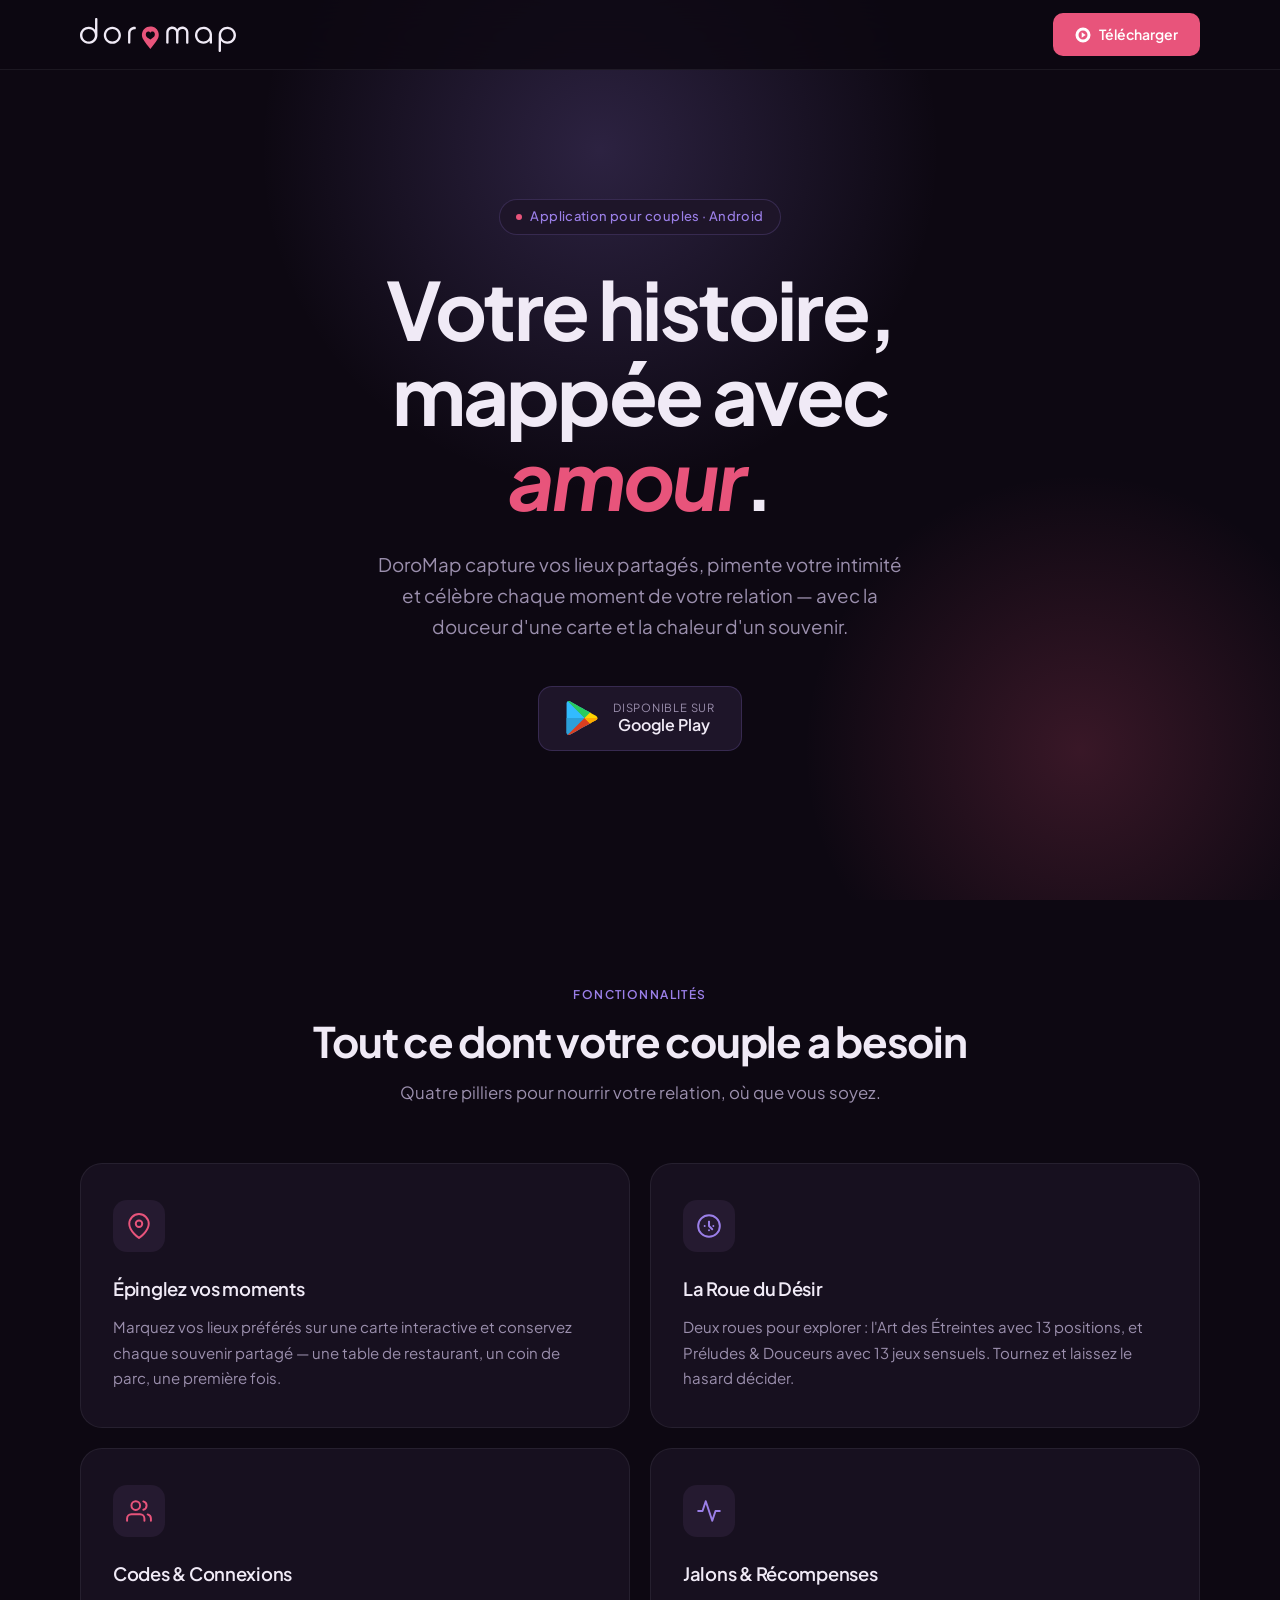
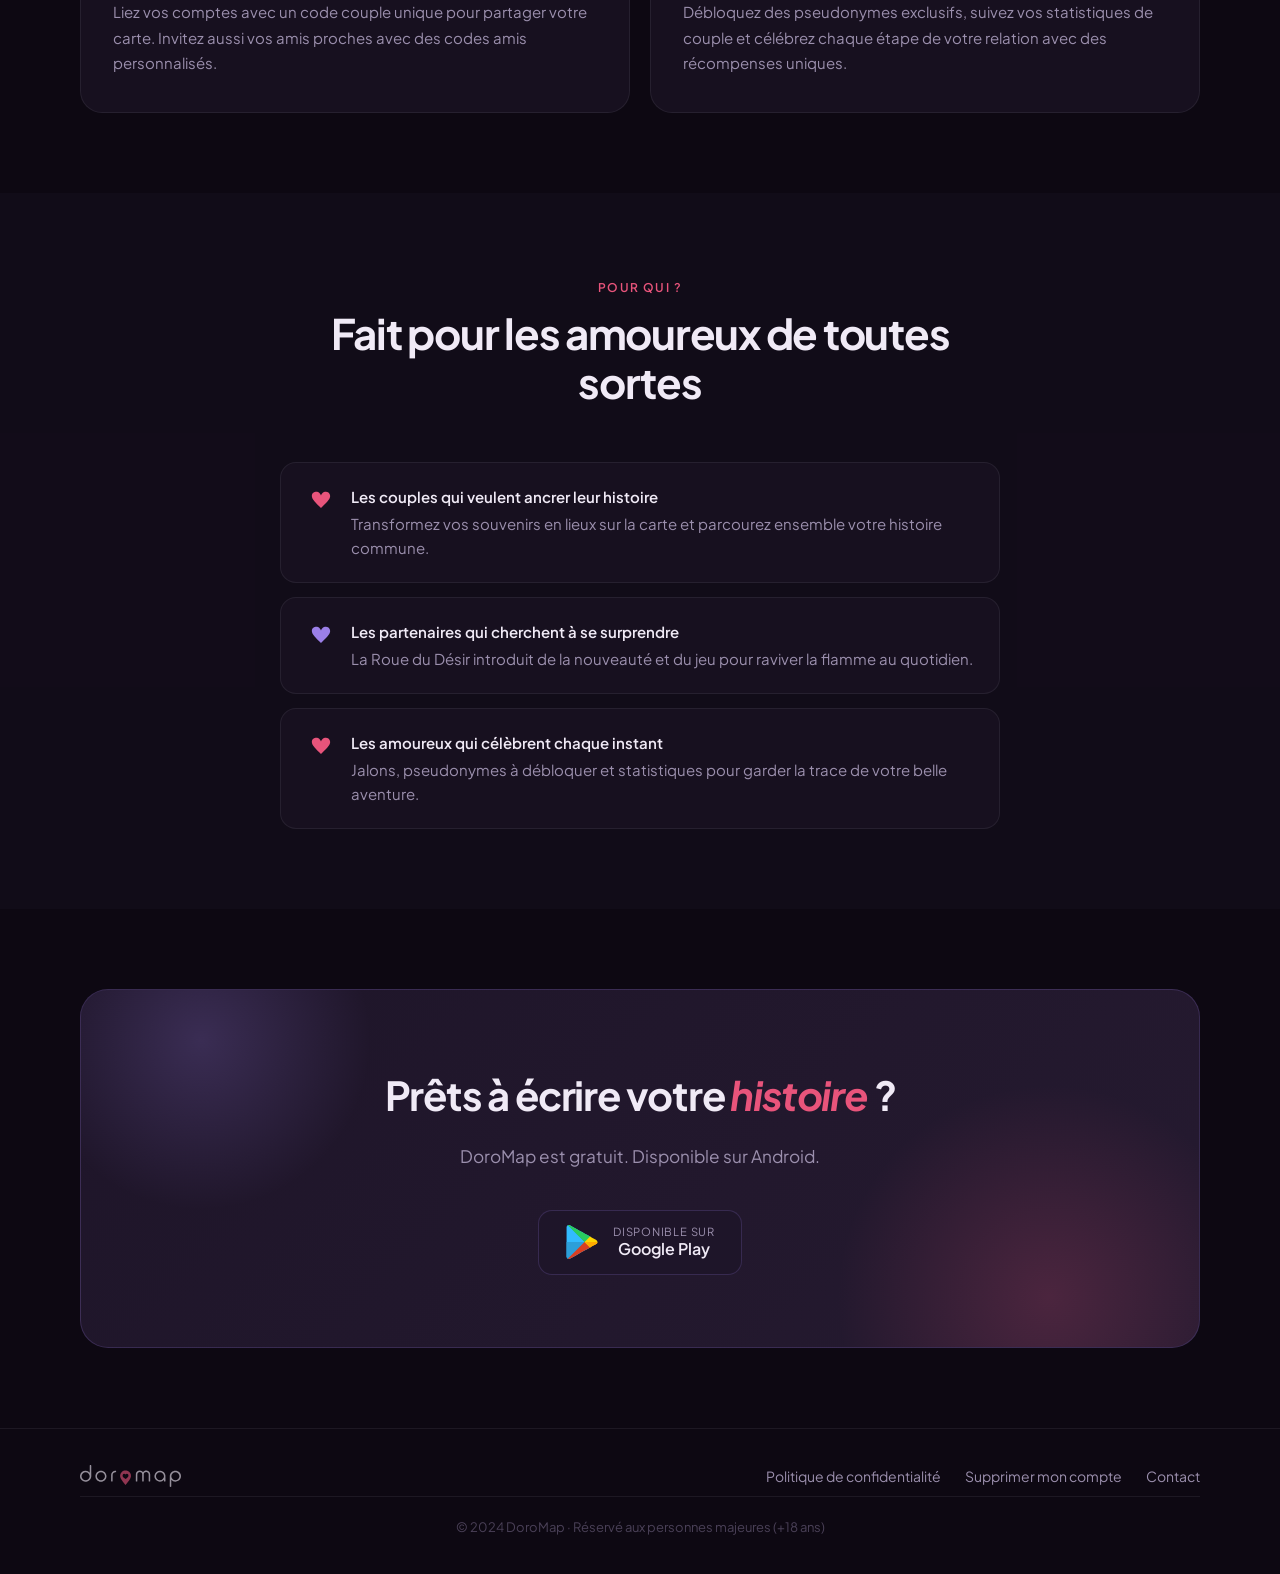
<file: index.html>
<!DOCTYPE html>
<html lang="fr">
<head>
  <meta charset="UTF-8">
  <meta name="viewport" content="width=device-width, initial-scale=1.0">
  <title>DoroMap — La carte de votre amour</title>
  <meta name="description" content="DoroMap est l'application intime pour les couples. Épinglez vos lieux partagés, explorez vos désirs avec la roue du désir et célébrez chaque étape de votre relation.">
  <meta name="theme-color" content="#0D0812">
  <meta property="og:title" content="DoroMap — La carte de votre amour">
  <meta property="og:description" content="Épinglez vos moments, explorez vos désirs, célébrez votre relation.">
  <meta property="og:type" content="website">
  <!-- og:image: replace with a 1200×630 screenshot of the app -->
  <link rel="icon" type="image/svg+xml" href="assets/favicon.svg">
  <link rel="stylesheet" href="style.css">
</head>
<body>

  <!-- ─── NAV ─── -->
  <header>
    <nav class="nav" aria-label="Navigation principale">
      <div class="nav__inner">
        <a href="/" class="nav__logo" aria-label="DoroMap — Accueil">
          <img src="assets/logo.svg" alt="DoroMap" width="180" height="39">
        </a>
        <!-- Replace # with your Google Play Store URL -->
        <a href="#" class="nav__cta">
          <svg width="16" height="16" viewBox="0 0 24 24" fill="none" stroke="currentColor" stroke-width="2.5" stroke-linecap="round" stroke-linejoin="round" aria-hidden="true">
            <path d="M12 2a10 10 0 1 0 10 10A10 10 0 0 0 12 2zm0 18a8 8 0 1 1 8-8 8 8 0 0 1-8 8z"/>
            <polygon points="10 8 16 12 10 16 10 8" fill="currentColor" stroke="none"/>
          </svg>
          Télécharger
        </a>
      </div>
    </nav>
  </header>

  <main>

    <!-- ─── HERO ─── -->
    <section class="hero" aria-label="Présentation">
      <div class="hero__bg" aria-hidden="true"></div>
      <div class="hero__content">
        <div class="hero__eyebrow" aria-hidden="true">
          <span class="hero__eyebrow-dot"></span>
          Application pour couples · Android
        </div>
        <h1 class="hero__title">
          Votre histoire,<br>
          mappée avec <em>amour</em>.
        </h1>
        <p class="hero__sub">
          DoroMap capture vos lieux partagés, pimente votre intimité et célèbre chaque moment de votre relation — avec la douceur d'une carte et la chaleur d'un souvenir.
        </p>
        <div class="hero__actions">
          <!-- Replace # with your Google Play Store URL -->
          <a href="#" class="btn-store" aria-label="Télécharger DoroMap sur Google Play">
            <svg class="btn-store__icon" width="34" height="34" viewBox="0 0 512 512" aria-hidden="true">
              <path fill="#32BBFF" d="M382.369,175.623C322.891,142.356,227.427,88.937,79.355,6.028C69.372-0.565,57.886-1.429,47.962,1.93l254.05,254.05L382.369,175.623z"/>
              <path fill="#32BBFF" d="M47.962,1.93c-1.86,0.63-3.67,1.39-5.401,2.308C31.602,10.166,23.549,21.573,23.549,36v439.96c0,14.427,8.052,25.834,19.012,31.761c1.728,0.917,3.537,1.68,5.395,2.314L302.012,255.98L47.962,1.93z"/>
              <path fill="#32BBFF" d="M302.012,255.98L47.956,510.035c9.927,3.384,21.413,2.586,31.399-4.103c143.598-80.41,237.986-133.196,298.152-166.746c1.675-0.941,3.316-1.861,4.938-2.772L302.012,255.98z"/>
              <path fill="#2C9FD9" d="M23.549,255.98v219.98c0,14.427,8.052,25.834,19.012,31.761c1.728,0.917,3.537,1.68,5.395,2.314L302.012,255.98H23.549z"/>
              <path fill="#29CC5E" d="M79.355,6.028C67.5-1.8,53.52-1.577,42.561,4.239l255.595,255.596l84.212-84.212C322.891,142.356,227.427,88.937,79.355,6.028z"/>
              <path fill="#D93F21" d="M298.158,252.126L42.561,507.721c10.96,5.815,24.939,6.151,36.794-1.789c143.598-80.41,237.986-133.196,298.152-166.746c1.675-0.941,3.316-1.861,4.938-2.772L298.158,252.126z"/>
              <path fill="#FFD500" d="M488.45,255.98c0-12.19-6.151-24.492-18.342-31.314c0,0-22.799-12.721-92.682-51.809l-83.123,83.123l83.204,83.205c69.116-38.807,92.6-51.892,92.6-51.892C482.299,280.472,488.45,268.17,488.45,255.98z"/>
              <path fill="#FFAA00" d="M470.108,287.294c12.191-6.822,18.342-19.124,18.342-31.314H294.303l83.204,83.205C446.624,300.379,470.108,287.294,470.108,287.294z"/>
            </svg>
            <span class="btn-store__text">
              <small>Disponible sur</small>
              <strong>Google Play</strong>
            </span>
          </a>
        </div>
      </div>
    </section>

    <!-- ─── FEATURES ─── -->
    <section class="section" aria-labelledby="features-title">
      <div class="section__inner">
        <div class="section-header">
          <span class="section-label section-label--amethyst">Fonctionnalités</span>
          <h2 class="section-title" id="features-title">Tout ce dont votre couple a besoin</h2>
          <p class="section-sub">Quatre pilliers pour nourrir votre relation, où que vous soyez.</p>
        </div>

        <div class="features-grid">

          <article class="feature-card fade-up fade-up-delay-1">
            <div class="feature-card__icon" aria-hidden="true">
              <svg width="26" height="26" viewBox="0 0 24 24" fill="none" stroke="#E8547B" stroke-width="1.8" stroke-linecap="round" stroke-linejoin="round">
                <path d="M21 10c0 7-9 13-9 13s-9-6-9-13a9 9 0 0 1 18 0z"/>
                <circle cx="12" cy="10" r="3"/>
              </svg>
            </div>
            <h3 class="feature-card__title">Épinglez vos moments</h3>
            <p class="feature-card__body">
              Marquez vos lieux préférés sur une carte interactive et conservez chaque souvenir partagé — une table de restaurant, un coin de parc, une première fois.
            </p>
          </article>

          <article class="feature-card fade-up fade-up-delay-2">
            <div class="feature-card__icon" aria-hidden="true">
              <svg width="26" height="26" viewBox="0 0 24 24" fill="none" stroke="#9B7FE8" stroke-width="1.8" stroke-linecap="round" stroke-linejoin="round">
                <circle cx="12" cy="12" r="10"/>
                <path d="M12 8v4l3 3"/>
                <path d="M8 12h.01M16 12h.01M12 8h.01M12 16h.01"/>
              </svg>
            </div>
            <h3 class="feature-card__title">La Roue du Désir</h3>
            <p class="feature-card__body">
              Deux roues pour explorer : l'Art des Étreintes avec 13 positions, et Préludes & Douceurs avec 13 jeux sensuels. Tournez et laissez le hasard décider.
            </p>
          </article>

          <article class="feature-card fade-up fade-up-delay-3">
            <div class="feature-card__icon" aria-hidden="true">
              <svg width="26" height="26" viewBox="0 0 24 24" fill="none" stroke="#E8547B" stroke-width="1.8" stroke-linecap="round" stroke-linejoin="round">
                <path d="M17 21v-2a4 4 0 0 0-4-4H5a4 4 0 0 0-4 4v2"/>
                <circle cx="9" cy="7" r="4"/>
                <path d="M23 21v-2a4 4 0 0 0-3-3.87"/>
                <path d="M16 3.13a4 4 0 0 1 0 7.75"/>
              </svg>
            </div>
            <h3 class="feature-card__title">Codes &amp; Connexions</h3>
            <p class="feature-card__body">
              Liez vos comptes avec un code couple unique pour partager votre carte. Invitez aussi vos amis proches avec des codes amis personnalisés.
            </p>
          </article>

          <article class="feature-card fade-up fade-up-delay-4">
            <div class="feature-card__icon" aria-hidden="true">
              <svg width="26" height="26" viewBox="0 0 24 24" fill="none" stroke="#9B7FE8" stroke-width="1.8" stroke-linecap="round" stroke-linejoin="round">
                <polyline points="22 12 18 12 15 21 9 3 6 12 2 12"/>
              </svg>
            </div>
            <h3 class="feature-card__title">Jalons &amp; Récompenses</h3>
            <p class="feature-card__body">
              Débloquez des pseudonymes exclusifs, suivez vos statistiques de couple et célébrez chaque étape de votre relation avec des récompenses uniques.
            </p>
          </article>

        </div>
      </div>
    </section>

    <!-- ─── POUR QUI ─── -->
    <section class="section section--alt" aria-labelledby="who-title">
      <div class="section__inner" style="max-width: 720px;">
        <div class="section-header">
          <span class="section-label section-label--rose">Pour qui ?</span>
          <h2 class="section-title" id="who-title">Fait pour les amoureux de toutes sortes</h2>
        </div>

        <ul class="who-list">
          <li class="who-item fade-up">
            <span class="who-item__icon" aria-hidden="true">
              <svg width="20" height="20" viewBox="0 0 24 24" fill="#E8547B" aria-hidden="true">
                <path d="M12 21.593c-5.63-5.539-11-10.297-11-14.402 0-3.791 3.068-5.191 5.281-5.191 1.312 0 4.151.501 5.719 4.457 1.59-3.968 4.464-4.447 5.726-4.447 2.54 0 5.274 1.621 5.274 5.181 0 4.069-5.136 8.625-11 14.402z"/>
              </svg>
            </span>
            <div class="who-item__text">
              <strong>Les couples qui veulent ancrer leur histoire</strong>
              Transformez vos souvenirs en lieux sur la carte et parcourez ensemble votre histoire commune.
            </div>
          </li>
          <li class="who-item fade-up fade-up-delay-1">
            <span class="who-item__icon" aria-hidden="true">
              <svg width="20" height="20" viewBox="0 0 24 24" fill="#9B7FE8" aria-hidden="true">
                <path d="M12 21.593c-5.63-5.539-11-10.297-11-14.402 0-3.791 3.068-5.191 5.281-5.191 1.312 0 4.151.501 5.719 4.457 1.59-3.968 4.464-4.447 5.726-4.447 2.54 0 5.274 1.621 5.274 5.181 0 4.069-5.136 8.625-11 14.402z"/>
              </svg>
            </span>
            <div class="who-item__text">
              <strong>Les partenaires qui cherchent à se surprendre</strong>
              La Roue du Désir introduit de la nouveauté et du jeu pour raviver la flamme au quotidien.
            </div>
          </li>
          <li class="who-item fade-up fade-up-delay-2">
            <span class="who-item__icon" aria-hidden="true">
              <svg width="20" height="20" viewBox="0 0 24 24" fill="#E8547B" aria-hidden="true">
                <path d="M12 21.593c-5.63-5.539-11-10.297-11-14.402 0-3.791 3.068-5.191 5.281-5.191 1.312 0 4.151.501 5.719 4.457 1.59-3.968 4.464-4.447 5.726-4.447 2.54 0 5.274 1.621 5.274 5.181 0 4.069-5.136 8.625-11 14.402z"/>
              </svg>
            </span>
            <div class="who-item__text">
              <strong>Les amoureux qui célèbrent chaque instant</strong>
              Jalons, pseudonymes à débloquer et statistiques pour garder la trace de votre belle aventure.
            </div>
          </li>
        </ul>
      </div>
    </section>

    <!-- ─── CTA BANNER ─── -->
    <section class="section" aria-label="Téléchargement">
      <div class="section__inner">
        <div class="cta-banner fade-up">
          <h2 class="cta-banner__title">Prêts à écrire votre <em>histoire</em> ?</h2>
          <p class="cta-banner__sub">DoroMap est gratuit. Disponible sur Android.</p>
          <div class="hero__actions">
            <!-- Replace # with your Google Play Store URL -->
            <a href="#" class="btn-store" aria-label="Télécharger DoroMap sur Google Play">
              <svg width="34" height="34" viewBox="0 0 512 512" aria-hidden="true">
                <path fill="#32BBFF" d="M382.369,175.623C322.891,142.356,227.427,88.937,79.355,6.028C69.372-0.565,57.886-1.429,47.962,1.93l254.05,254.05L382.369,175.623z"/>
                <path fill="#32BBFF" d="M47.962,1.93c-1.86,0.63-3.67,1.39-5.401,2.308C31.602,10.166,23.549,21.573,23.549,36v439.96c0,14.427,8.052,25.834,19.012,31.761c1.728,0.917,3.537,1.68,5.395,2.314L302.012,255.98L47.962,1.93z"/>
                <path fill="#32BBFF" d="M302.012,255.98L47.956,510.035c9.927,3.384,21.413,2.586,31.399-4.103c143.598-80.41,237.986-133.196,298.152-166.746c1.675-0.941,3.316-1.861,4.938-2.772L302.012,255.98z"/>
                <path fill="#2C9FD9" d="M23.549,255.98v219.98c0,14.427,8.052,25.834,19.012,31.761c1.728,0.917,3.537,1.68,5.395,2.314L302.012,255.98H23.549z"/>
                <path fill="#29CC5E" d="M79.355,6.028C67.5-1.8,53.52-1.577,42.561,4.239l255.595,255.596l84.212-84.212C322.891,142.356,227.427,88.937,79.355,6.028z"/>
                <path fill="#D93F21" d="M298.158,252.126L42.561,507.721c10.96,5.815,24.939,6.151,36.794-1.789c143.598-80.41,237.986-133.196,298.152-166.746c1.675-0.941,3.316-1.861,4.938-2.772L298.158,252.126z"/>
                <path fill="#FFD500" d="M488.45,255.98c0-12.19-6.151-24.492-18.342-31.314c0,0-22.799-12.721-92.682-51.809l-83.123,83.123l83.204,83.205c69.116-38.807,92.6-51.892,92.6-51.892C482.299,280.472,488.45,268.17,488.45,255.98z"/>
                <path fill="#FFAA00" d="M470.108,287.294c12.191-6.822,18.342-19.124,18.342-31.314H294.303l83.204,83.205C446.624,300.379,470.108,287.294,470.108,287.294z"/>
              </svg>
              <span class="btn-store__text">
                <small>Disponible sur</small>
                <strong>Google Play</strong>
              </span>
            </a>
          </div>
        </div>
      </div>
    </section>

  </main>

  <!-- ─── FOOTER ─── -->
  <footer>
    <div class="footer__inner">
      <a href="/" class="footer__logo" aria-label="DoroMap">
        <img src="assets/logo.svg" alt="DoroMap" width="120" height="26">
      </a>
      <nav class="footer__links" aria-label="Liens légaux">
        <a href="privacy.html">Politique de confidentialité</a>
        <a href="delete-account.html">Supprimer mon compte</a>
        <a href="mailto:nsappcontact@gmail.com" class="contact-link">Contact</a>
      </nav>
    </div>
    <div class="footer__inner">
      <p class="footer__copy">© 2024 DoroMap · Réservé aux personnes majeures (+18 ans)</p>
    </div>
  </footer>

  <script>
    // Scroll-reveal animation with IntersectionObserver
    const observer = new IntersectionObserver(
      (entries) => entries.forEach(e => { if (e.isIntersecting) e.target.classList.add('in-view'); }),
      { threshold: 0.12 }
    );
    document.querySelectorAll('.fade-up').forEach(el => observer.observe(el));
  </script>

  <script>
    // Email contact — copie presse-papier sur desktop, mailto sur mobile
    document.querySelectorAll('a[href="mailto:nsappcontact@gmail.com"]').forEach(function(el) {
      el.addEventListener('click', function(e) {
        if (window.matchMedia('(hover: hover) and (pointer: fine)').matches) {
          e.preventDefault();
          navigator.clipboard.writeText('nsappcontact@gmail.com').then(function() {
            var tip = document.createElement('span');
            tip.textContent = ' ✓ Copié';
            tip.style.cssText = 'font-size:0.75em;margin-left:4px;color:#22c55e;transition:opacity .3s;';
            el.parentNode.insertBefore(tip, el.nextSibling);
            setTimeout(function() { tip.remove(); }, 2500);
          });
        }
      });
    });
  </script>
</body>
</html>
</file>
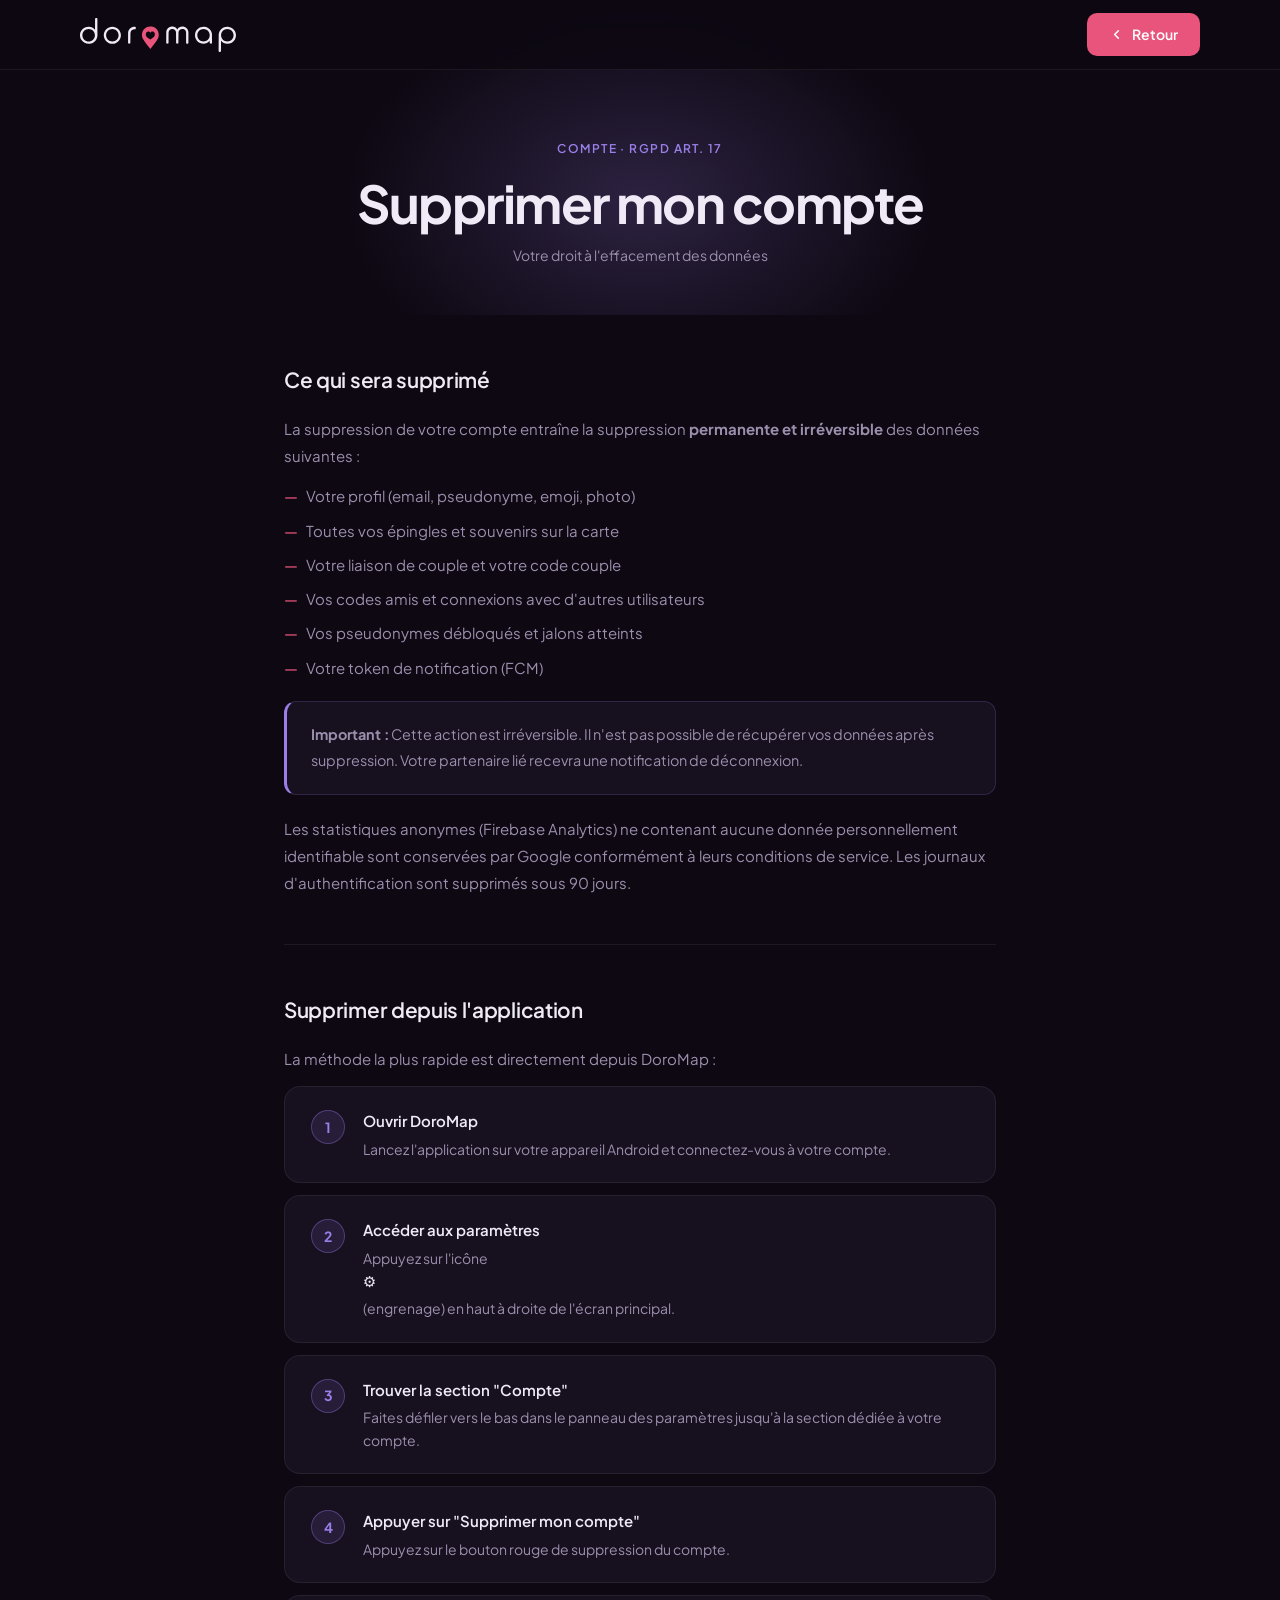
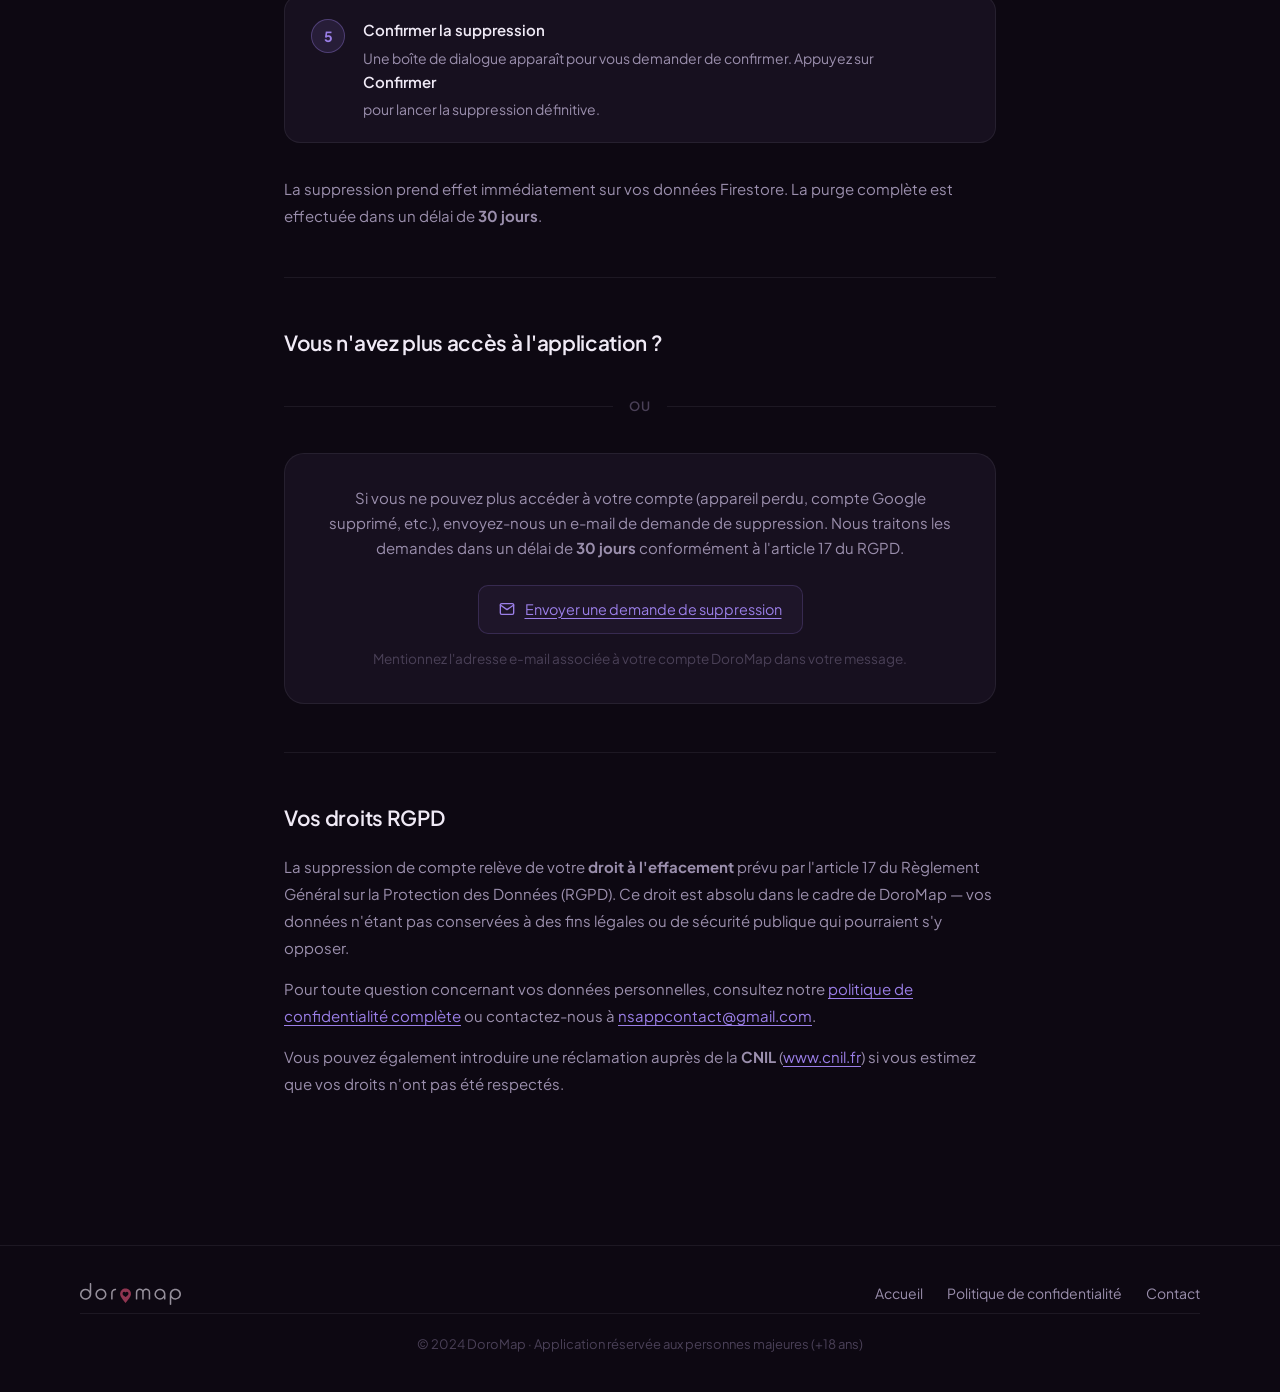
<file: delete-account.html>
<!DOCTYPE html>
<html lang="fr">
<head>
  <meta charset="UTF-8">
  <meta name="viewport" content="width=device-width, initial-scale=1.0">
  <title>Supprimer mon compte — DoroMap</title>
  <meta name="description" content="Comment supprimer définitivement votre compte DoroMap et toutes vos données personnelles.">
  <meta name="robots" content="noindex">
  <meta name="theme-color" content="#0D0812">
  <link rel="icon" type="image/svg+xml" href="assets/favicon.svg">
  <link rel="stylesheet" href="style.css">
</head>
<body>

  <!-- ─── NAV ─── -->
  <header>
    <nav class="nav" aria-label="Navigation principale">
      <div class="nav__inner">
        <a href="index.html" class="nav__logo" aria-label="DoroMap — Accueil">
          <img src="assets/logo.svg" alt="DoroMap" width="160" height="35">
        </a>
        <a href="index.html" class="nav__cta">
          <svg width="15" height="15" viewBox="0 0 24 24" fill="none" stroke="currentColor" stroke-width="2.5" stroke-linecap="round" stroke-linejoin="round" aria-hidden="true">
            <polyline points="15 18 9 12 15 6"/>
          </svg>
          Retour
        </a>
      </div>
    </nav>
  </header>

  <main>

    <!-- ─── HERO ─── -->
    <div class="legal-hero">
      <p class="legal-hero__tag">Compte · RGPD Art. 17</p>
      <h1 class="legal-hero__title">Supprimer mon compte</h1>
      <p class="legal-hero__date">Votre droit à l'effacement des données</p>
    </div>

    <!-- ─── BODY ─── -->
    <div class="legal-body">

      <div class="legal-section">
        <h2>Ce qui sera supprimé</h2>
        <p>La suppression de votre compte entraîne la suppression <strong>permanente et irréversible</strong> des données suivantes :</p>
        <ul>
          <li>Votre profil (email, pseudonyme, emoji, photo)</li>
          <li>Toutes vos épingles et souvenirs sur la carte</li>
          <li>Votre liaison de couple et votre code couple</li>
          <li>Vos codes amis et connexions avec d'autres utilisateurs</li>
          <li>Vos pseudonymes débloqués et jalons atteints</li>
          <li>Votre token de notification (FCM)</li>
        </ul>
        <div class="legal-highlight">
          <p>
            <strong>Important :</strong> Cette action est irréversible. Il n'est pas possible de récupérer vos données après suppression. Votre partenaire lié recevra une notification de déconnexion.
          </p>
        </div>
        <p>
          Les statistiques anonymes (Firebase Analytics) ne contenant aucune donnée personnellement identifiable sont conservées par Google conformément à leurs conditions de service. Les journaux d'authentification sont supprimés sous 90 jours.
        </p>
      </div>

      <div class="legal-section">
        <h2>Supprimer depuis l'application</h2>
        <p>La méthode la plus rapide est directement depuis DoroMap :</p>

        <ol class="steps-list">
          <li class="step-item">
            <div class="step-num" aria-hidden="true">1</div>
            <div class="step-content">
              <strong>Ouvrir DoroMap</strong>
              <p>Lancez l'application sur votre appareil Android et connectez-vous à votre compte.</p>
            </div>
          </li>
          <li class="step-item">
            <div class="step-num" aria-hidden="true">2</div>
            <div class="step-content">
              <strong>Accéder aux paramètres</strong>
              <p>Appuyez sur l'icône <strong>⚙</strong> (engrenage) en haut à droite de l'écran principal.</p>
            </div>
          </li>
          <li class="step-item">
            <div class="step-num" aria-hidden="true">3</div>
            <div class="step-content">
              <strong>Trouver la section "Compte"</strong>
              <p>Faites défiler vers le bas dans le panneau des paramètres jusqu'à la section dédiée à votre compte.</p>
            </div>
          </li>
          <li class="step-item">
            <div class="step-num" aria-hidden="true">4</div>
            <div class="step-content">
              <strong>Appuyer sur "Supprimer mon compte"</strong>
              <p>Appuyez sur le bouton rouge de suppression du compte.</p>
            </div>
          </li>
          <li class="step-item">
            <div class="step-num" aria-hidden="true">5</div>
            <div class="step-content">
              <strong>Confirmer la suppression</strong>
              <p>Une boîte de dialogue apparaît pour vous demander de confirmer. Appuyez sur <strong>Confirmer</strong> pour lancer la suppression définitive.</p>
            </div>
          </li>
        </ol>

        <p>La suppression prend effet immédiatement sur vos données Firestore. La purge complète est effectuée dans un délai de <strong>30 jours</strong>.</p>
      </div>

      <div class="legal-section">
        <h2>Vous n'avez plus accès à l'application ?</h2>

        <div class="or-divider" aria-hidden="true">ou</div>

        <div class="email-alt">
          <p>
            Si vous ne pouvez plus accéder à votre compte (appareil perdu, compte Google supprimé, etc.), envoyez-nous un e-mail de demande de suppression. Nous traitons les demandes dans un délai de <strong>30 jours</strong> conformément à l'article 17 du RGPD.
          </p>
          <a href="mailto:nsappcontact@gmail.com?subject=Suppression%20de%20compte%20DoroMap&body=Bonjour%2C%0A%0AJe%20souhaite%20que%20mon%20compte%20DoroMap%20soit%20supprim%C3%A9%20ainsi%20que%20toutes%20mes%20donn%C3%A9es%20personnelles.%0A%0AEmail%20du%20compte%20%3A%20%5Bvotre%40email.com%5D%0A%0AMerci." class="legal-email-box">
            <svg width="16" height="16" viewBox="0 0 24 24" fill="none" stroke="currentColor" stroke-width="2" stroke-linecap="round" stroke-linejoin="round" aria-hidden="true">
              <path d="M4 4h16c1.1 0 2 .9 2 2v12c0 1.1-.9 2-2 2H4c-1.1 0-2-.9-2-2V6c0-1.1.9-2 2-2z"/>
              <polyline points="22,6 12,13 2,6"/>
            </svg>
            Envoyer une demande de suppression
          </a>
          <p style="margin-top: 14px; font-size: 0.85rem; color: var(--text-faint);">
            Mentionnez l'adresse e-mail associée à votre compte DoroMap dans votre message.
          </p>
        </div>
      </div>

      <div class="legal-section">
        <h2>Vos droits RGPD</h2>
        <p>
          La suppression de compte relève de votre <strong>droit à l'effacement</strong> prévu par l'article 17 du Règlement Général sur la Protection des Données (RGPD). Ce droit est absolu dans le cadre de DoroMap — vos données n'étant pas conservées à des fins légales ou de sécurité publique qui pourraient s'y opposer.
        </p>
        <p>
          Pour toute question concernant vos données personnelles, consultez notre <a href="privacy.html">politique de confidentialité complète</a> ou contactez-nous à <a href="mailto:nsappcontact@gmail.com">nsappcontact@gmail.com</a>.
        </p>
        <p>
          Vous pouvez également introduire une réclamation auprès de la <strong>CNIL</strong> (<a href="https://www.cnil.fr" target="_blank" rel="noopener noreferrer">www.cnil.fr</a>) si vous estimez que vos droits n'ont pas été respectés.
        </p>
      </div>

    </div>
  </main>

  <!-- ─── FOOTER ─── -->
  <footer>
    <div class="footer__inner">
      <a href="index.html" class="footer__logo" aria-label="DoroMap">
        <img src="assets/logo.svg" alt="DoroMap" width="110" height="24">
      </a>
      <nav class="footer__links" aria-label="Liens légaux">
        <a href="index.html">Accueil</a>
        <a href="privacy.html">Politique de confidentialité</a>
        <a href="mailto:nsappcontact@gmail.com">Contact</a>
      </nav>
    </div>
    <div class="footer__inner">
      <p class="footer__copy">© 2024 DoroMap · Application réservée aux personnes majeures (+18 ans)</p>
    </div>
  </footer>

  <script>
    document.querySelectorAll('a[href^="mailto:nsappcontact@gmail.com"]').forEach(function(el) {
      el.addEventListener('click', function(e) {
        if (window.matchMedia('(hover: hover) and (pointer: fine)').matches) {
          e.preventDefault();
          navigator.clipboard.writeText('nsappcontact@gmail.com').then(function() {
            var tip = document.createElement('span');
            tip.textContent = ' ✓ Copié';
            tip.style.cssText = 'font-size:0.75em;margin-left:4px;color:#22c55e;';
            el.parentNode.insertBefore(tip, el.nextSibling);
            setTimeout(function() { tip.remove(); }, 2500);
          });
        }
      });
    });
  </script>
</body>
</html>
</file>
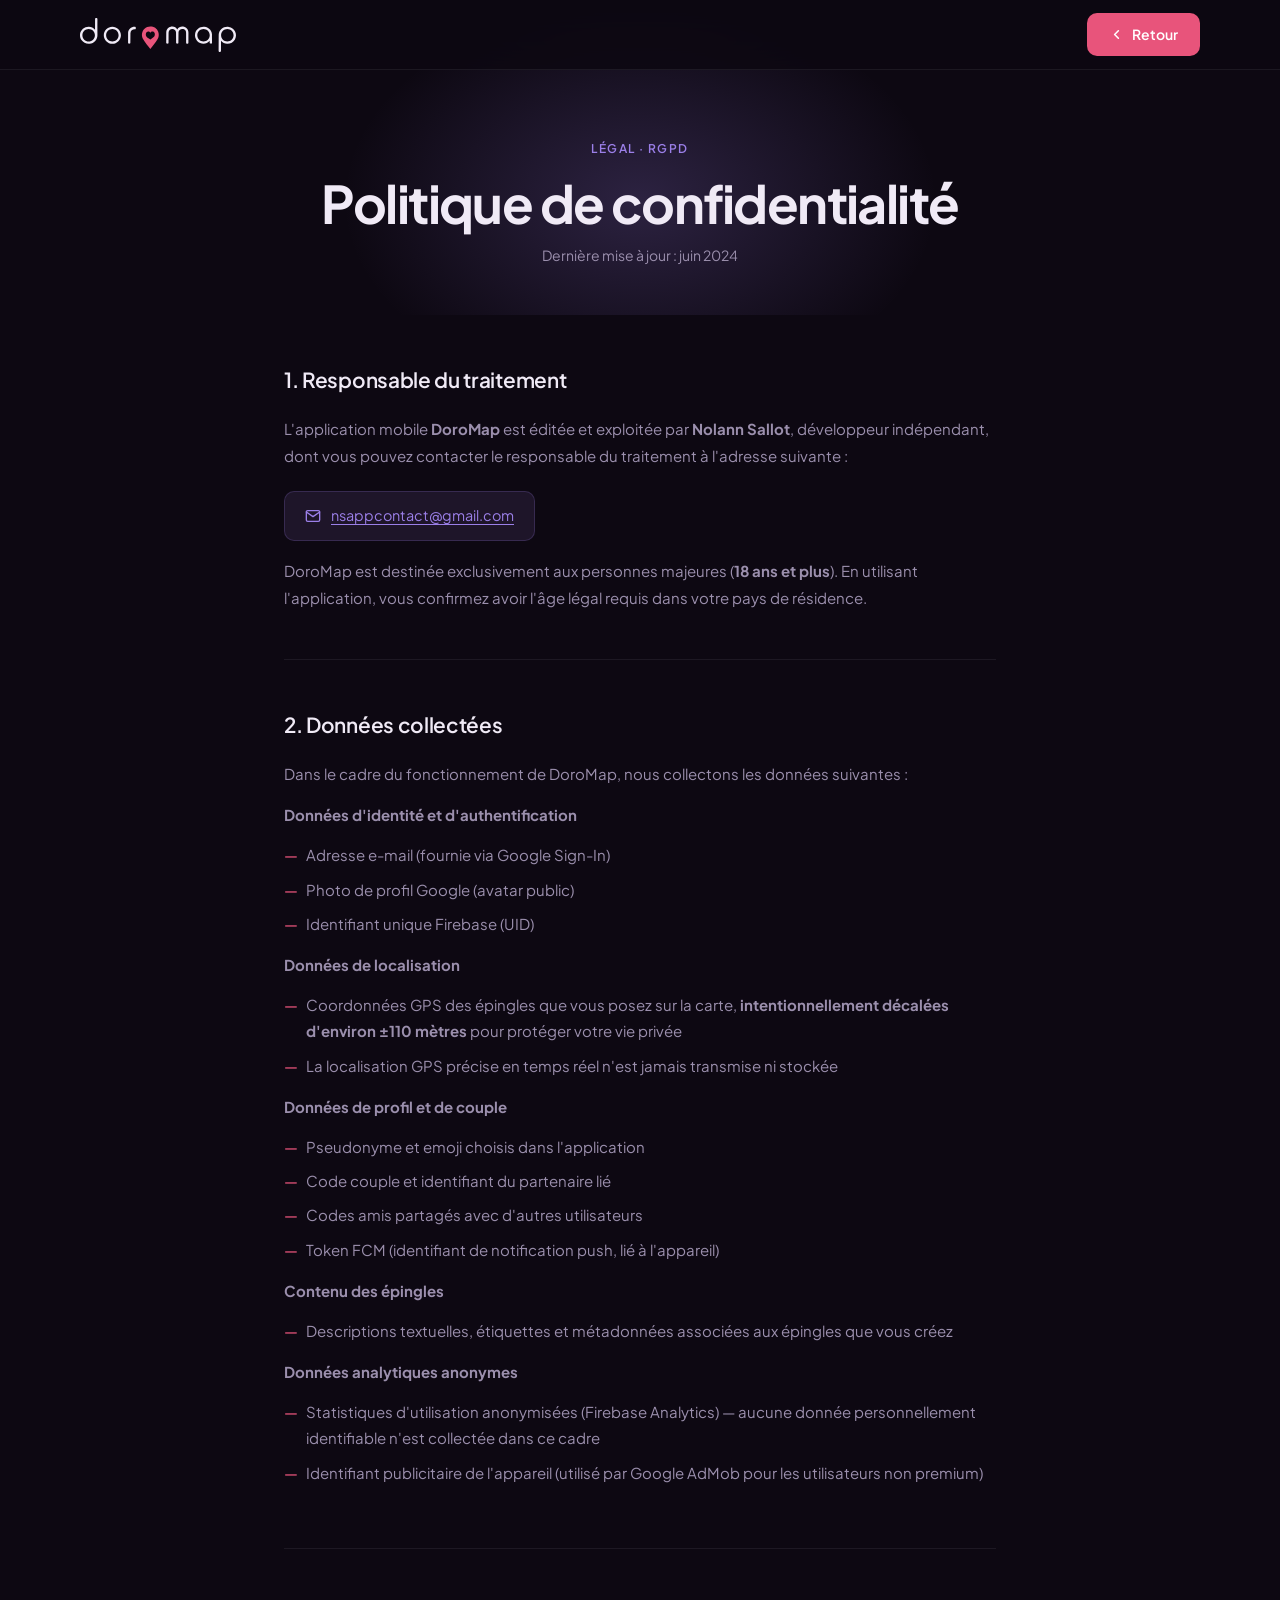
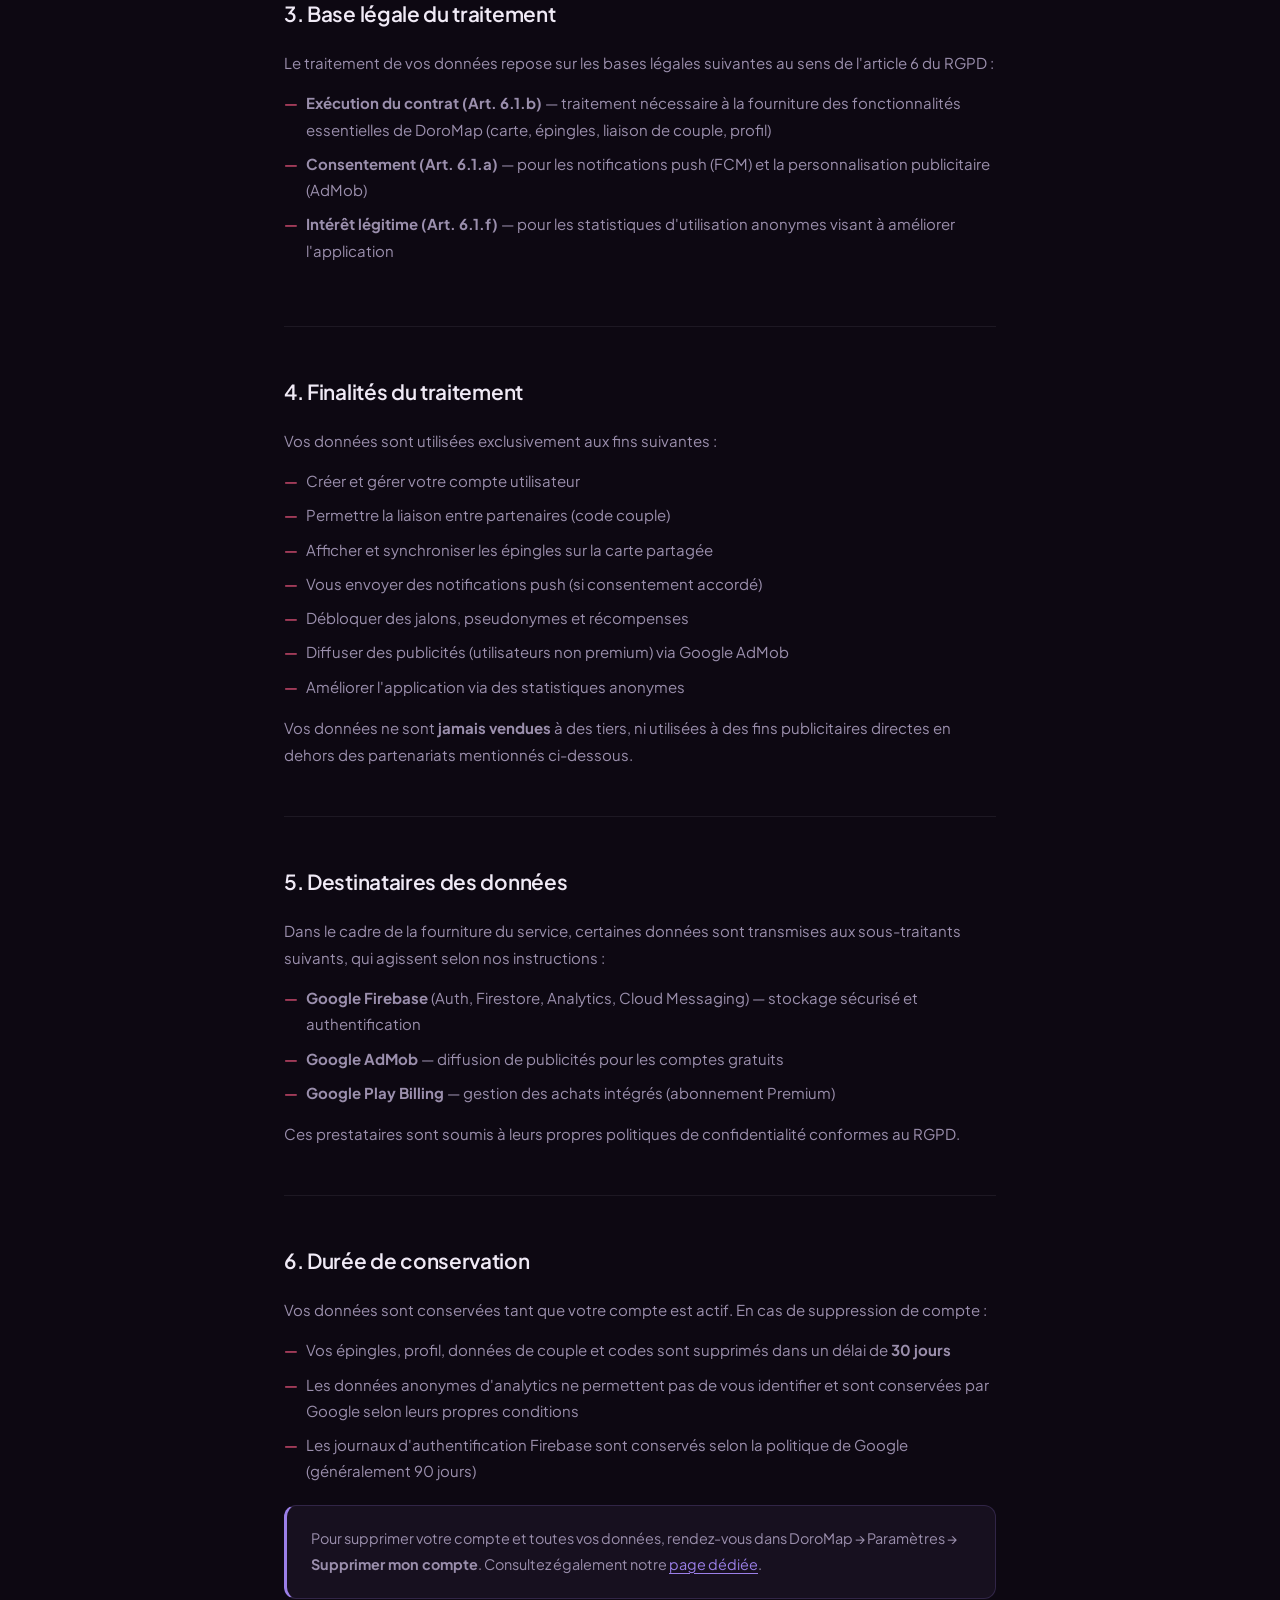
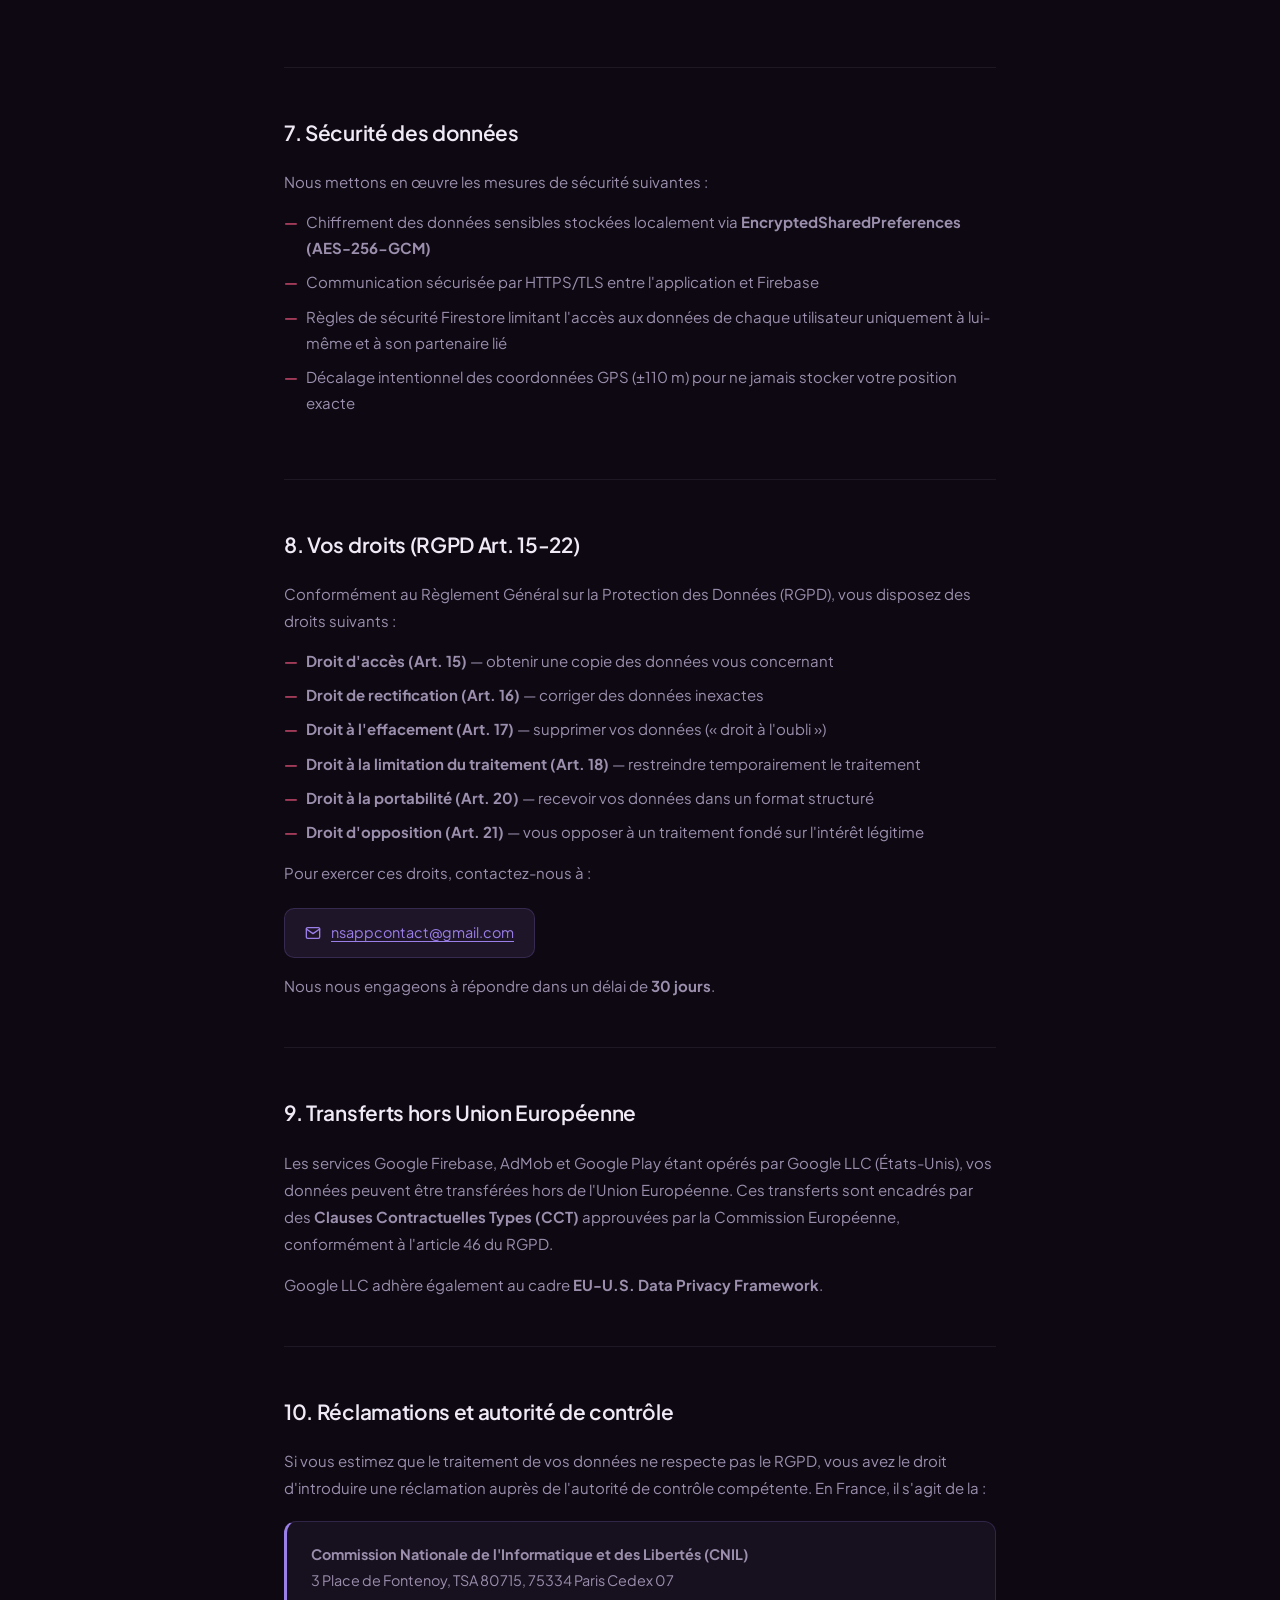
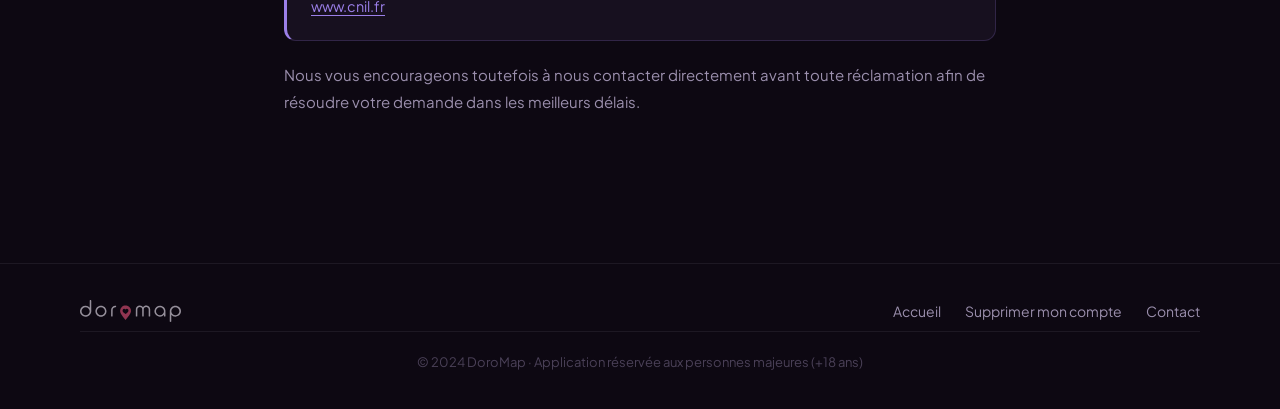
<file: privacy.html>
<!DOCTYPE html>
<html lang="fr">
<head>
  <meta charset="UTF-8">
  <meta name="viewport" content="width=device-width, initial-scale=1.0">
  <title>Politique de confidentialité — DoroMap</title>
  <meta name="description" content="Politique de confidentialité de l'application DoroMap. Conformité RGPD.">
  <meta name="robots" content="noindex">
  <meta name="theme-color" content="#0D0812">
  <link rel="icon" type="image/svg+xml" href="assets/favicon.svg">
  <link rel="stylesheet" href="style.css">
</head>
<body>

  <!-- ─── NAV ─── -->
  <header>
    <nav class="nav" aria-label="Navigation principale">
      <div class="nav__inner">
        <a href="index.html" class="nav__logo" aria-label="DoroMap — Accueil">
          <img src="assets/logo.svg" alt="DoroMap" width="160" height="35">
        </a>
        <a href="index.html" class="nav__cta">
          <svg width="15" height="15" viewBox="0 0 24 24" fill="none" stroke="currentColor" stroke-width="2.5" stroke-linecap="round" stroke-linejoin="round" aria-hidden="true">
            <polyline points="15 18 9 12 15 6"/>
          </svg>
          Retour
        </a>
      </div>
    </nav>
  </header>

  <main>

    <!-- ─── HERO ─── -->
    <div class="legal-hero">
      <p class="legal-hero__tag">Légal · RGPD</p>
      <h1 class="legal-hero__title">Politique de confidentialité</h1>
      <p class="legal-hero__date">Dernière mise à jour : juin 2024</p>
    </div>

    <!-- ─── BODY ─── -->
    <div class="legal-body">

      <div class="legal-section">
        <h2>1. Responsable du traitement</h2>
        <p>
          L'application mobile <strong>DoroMap</strong> est éditée et exploitée par <strong>Nolann Sallot</strong>, développeur indépendant, dont vous pouvez contacter le responsable du traitement à l'adresse suivante :
        </p>
        <a href="mailto:nsappcontact@gmail.com" class="legal-email-box">
          <svg width="16" height="16" viewBox="0 0 24 24" fill="none" stroke="currentColor" stroke-width="2" stroke-linecap="round" stroke-linejoin="round" aria-hidden="true">
            <path d="M4 4h16c1.1 0 2 .9 2 2v12c0 1.1-.9 2-2 2H4c-1.1 0-2-.9-2-2V6c0-1.1.9-2 2-2z"/>
            <polyline points="22,6 12,13 2,6"/>
          </svg>
          nsappcontact@gmail.com
        </a>
        <p style="margin-top: 16px;">
          DoroMap est destinée exclusivement aux personnes majeures (<strong>18 ans et plus</strong>). En utilisant l'application, vous confirmez avoir l'âge légal requis dans votre pays de résidence.
        </p>
      </div>

      <div class="legal-section">
        <h2>2. Données collectées</h2>
        <p>Dans le cadre du fonctionnement de DoroMap, nous collectons les données suivantes :</p>

        <p><strong>Données d'identité et d'authentification</strong></p>
        <ul>
          <li>Adresse e-mail (fournie via Google Sign-In)</li>
          <li>Photo de profil Google (avatar public)</li>
          <li>Identifiant unique Firebase (UID)</li>
        </ul>

        <p><strong>Données de localisation</strong></p>
        <ul>
          <li>Coordonnées GPS des épingles que vous posez sur la carte, <strong>intentionnellement décalées d'environ ±110 mètres</strong> pour protéger votre vie privée</li>
          <li>La localisation GPS précise en temps réel n'est jamais transmise ni stockée</li>
        </ul>

        <p><strong>Données de profil et de couple</strong></p>
        <ul>
          <li>Pseudonyme et emoji choisis dans l'application</li>
          <li>Code couple et identifiant du partenaire lié</li>
          <li>Codes amis partagés avec d'autres utilisateurs</li>
          <li>Token FCM (identifiant de notification push, lié à l'appareil)</li>
        </ul>

        <p><strong>Contenu des épingles</strong></p>
        <ul>
          <li>Descriptions textuelles, étiquettes et métadonnées associées aux épingles que vous créez</li>
        </ul>

        <p><strong>Données analytiques anonymes</strong></p>
        <ul>
          <li>Statistiques d'utilisation anonymisées (Firebase Analytics) — aucune donnée personnellement identifiable n'est collectée dans ce cadre</li>
          <li>Identifiant publicitaire de l'appareil (utilisé par Google AdMob pour les utilisateurs non premium)</li>
        </ul>
      </div>

      <div class="legal-section">
        <h2>3. Base légale du traitement</h2>
        <p>Le traitement de vos données repose sur les bases légales suivantes au sens de l'article 6 du RGPD :</p>
        <ul>
          <li><strong>Exécution du contrat (Art. 6.1.b)</strong> — traitement nécessaire à la fourniture des fonctionnalités essentielles de DoroMap (carte, épingles, liaison de couple, profil)</li>
          <li><strong>Consentement (Art. 6.1.a)</strong> — pour les notifications push (FCM) et la personnalisation publicitaire (AdMob)</li>
          <li><strong>Intérêt légitime (Art. 6.1.f)</strong> — pour les statistiques d'utilisation anonymes visant à améliorer l'application</li>
        </ul>
      </div>

      <div class="legal-section">
        <h2>4. Finalités du traitement</h2>
        <p>Vos données sont utilisées exclusivement aux fins suivantes :</p>
        <ul>
          <li>Créer et gérer votre compte utilisateur</li>
          <li>Permettre la liaison entre partenaires (code couple)</li>
          <li>Afficher et synchroniser les épingles sur la carte partagée</li>
          <li>Vous envoyer des notifications push (si consentement accordé)</li>
          <li>Débloquer des jalons, pseudonymes et récompenses</li>
          <li>Diffuser des publicités (utilisateurs non premium) via Google AdMob</li>
          <li>Améliorer l'application via des statistiques anonymes</li>
        </ul>
        <p>Vos données ne sont <strong>jamais vendues</strong> à des tiers, ni utilisées à des fins publicitaires directes en dehors des partenariats mentionnés ci-dessous.</p>
      </div>

      <div class="legal-section">
        <h2>5. Destinataires des données</h2>
        <p>Dans le cadre de la fourniture du service, certaines données sont transmises aux sous-traitants suivants, qui agissent selon nos instructions :</p>
        <ul>
          <li><strong>Google Firebase</strong> (Auth, Firestore, Analytics, Cloud Messaging) — stockage sécurisé et authentification</li>
          <li><strong>Google AdMob</strong> — diffusion de publicités pour les comptes gratuits</li>
          <li><strong>Google Play Billing</strong> — gestion des achats intégrés (abonnement Premium)</li>
        </ul>
        <p>Ces prestataires sont soumis à leurs propres politiques de confidentialité conformes au RGPD.</p>
      </div>

      <div class="legal-section">
        <h2>6. Durée de conservation</h2>
        <p>Vos données sont conservées tant que votre compte est actif. En cas de suppression de compte :</p>
        <ul>
          <li>Vos épingles, profil, données de couple et codes sont supprimés dans un délai de <strong>30 jours</strong></li>
          <li>Les données anonymes d'analytics ne permettent pas de vous identifier et sont conservées par Google selon leurs propres conditions</li>
          <li>Les journaux d'authentification Firebase sont conservés selon la politique de Google (généralement 90 jours)</li>
        </ul>

        <div class="legal-highlight">
          <p>Pour supprimer votre compte et toutes vos données, rendez-vous dans DoroMap → Paramètres → <strong>Supprimer mon compte</strong>. Consultez également notre <a href="delete-account.html">page dédiée</a>.</p>
        </div>
      </div>

      <div class="legal-section">
        <h2>7. Sécurité des données</h2>
        <p>Nous mettons en œuvre les mesures de sécurité suivantes :</p>
        <ul>
          <li>Chiffrement des données sensibles stockées localement via <strong>EncryptedSharedPreferences (AES-256-GCM)</strong></li>
          <li>Communication sécurisée par HTTPS/TLS entre l'application et Firebase</li>
          <li>Règles de sécurité Firestore limitant l'accès aux données de chaque utilisateur uniquement à lui-même et à son partenaire lié</li>
          <li>Décalage intentionnel des coordonnées GPS (±110 m) pour ne jamais stocker votre position exacte</li>
        </ul>
      </div>

      <div class="legal-section">
        <h2>8. Vos droits (RGPD Art. 15-22)</h2>
        <p>Conformément au Règlement Général sur la Protection des Données (RGPD), vous disposez des droits suivants :</p>
        <ul>
          <li><strong>Droit d'accès (Art. 15)</strong> — obtenir une copie des données vous concernant</li>
          <li><strong>Droit de rectification (Art. 16)</strong> — corriger des données inexactes</li>
          <li><strong>Droit à l'effacement (Art. 17)</strong> — supprimer vos données (« droit à l'oubli »)</li>
          <li><strong>Droit à la limitation du traitement (Art. 18)</strong> — restreindre temporairement le traitement</li>
          <li><strong>Droit à la portabilité (Art. 20)</strong> — recevoir vos données dans un format structuré</li>
          <li><strong>Droit d'opposition (Art. 21)</strong> — vous opposer à un traitement fondé sur l'intérêt légitime</li>
        </ul>
        <p>Pour exercer ces droits, contactez-nous à :</p>
        <a href="mailto:nsappcontact@gmail.com" class="legal-email-box">
          <svg width="16" height="16" viewBox="0 0 24 24" fill="none" stroke="currentColor" stroke-width="2" stroke-linecap="round" stroke-linejoin="round" aria-hidden="true">
            <path d="M4 4h16c1.1 0 2 .9 2 2v12c0 1.1-.9 2-2 2H4c-1.1 0-2-.9-2-2V6c0-1.1.9-2 2-2z"/>
            <polyline points="22,6 12,13 2,6"/>
          </svg>
          nsappcontact@gmail.com
        </a>
        <p style="margin-top: 14px;">Nous nous engageons à répondre dans un délai de <strong>30 jours</strong>.</p>
      </div>

      <div class="legal-section">
        <h2>9. Transferts hors Union Européenne</h2>
        <p>
          Les services Google Firebase, AdMob et Google Play étant opérés par Google LLC (États-Unis), vos données peuvent être transférées hors de l'Union Européenne. Ces transferts sont encadrés par des <strong>Clauses Contractuelles Types (CCT)</strong> approuvées par la Commission Européenne, conformément à l'article 46 du RGPD.
        </p>
        <p>
          Google LLC adhère également au cadre <strong>EU-U.S. Data Privacy Framework</strong>.
        </p>
      </div>

      <div class="legal-section">
        <h2>10. Réclamations et autorité de contrôle</h2>
        <p>
          Si vous estimez que le traitement de vos données ne respecte pas le RGPD, vous avez le droit d'introduire une réclamation auprès de l'autorité de contrôle compétente. En France, il s'agit de la :
        </p>
        <div class="legal-highlight">
          <p>
            <strong>Commission Nationale de l'Informatique et des Libertés (CNIL)</strong><br>
            3 Place de Fontenoy, TSA 80715, 75334 Paris Cedex 07<br>
            <a href="https://www.cnil.fr" target="_blank" rel="noopener noreferrer">www.cnil.fr</a>
          </p>
        </div>
        <p>
          Nous vous encourageons toutefois à nous contacter directement avant toute réclamation afin de résoudre votre demande dans les meilleurs délais.
        </p>
      </div>

    </div>
  </main>

  <!-- ─── FOOTER ─── -->
  <footer>
    <div class="footer__inner">
      <a href="index.html" class="footer__logo" aria-label="DoroMap">
        <img src="assets/logo.svg" alt="DoroMap" width="110" height="24">
      </a>
      <nav class="footer__links" aria-label="Liens légaux">
        <a href="index.html">Accueil</a>
        <a href="delete-account.html">Supprimer mon compte</a>
        <a href="mailto:nsappcontact@gmail.com">Contact</a>
      </nav>
    </div>
    <div class="footer__inner">
      <p class="footer__copy">© 2024 DoroMap · Application réservée aux personnes majeures (+18 ans)</p>
    </div>
  </footer>

  <script>
    document.querySelectorAll('a[href="mailto:nsappcontact@gmail.com"]').forEach(function(el) {
      el.addEventListener('click', function(e) {
        if (window.matchMedia('(hover: hover) and (pointer: fine)').matches) {
          e.preventDefault();
          navigator.clipboard.writeText('nsappcontact@gmail.com').then(function() {
            var tip = document.createElement('span');
            tip.textContent = ' ✓ Copié';
            tip.style.cssText = 'font-size:0.75em;margin-left:4px;color:#22c55e;';
            el.parentNode.insertBefore(tip, el.nextSibling);
            setTimeout(function() { tip.remove(); }, 2500);
          });
        }
      });
    });
  </script>
</body>
</html>
</file>
<file: style.css>
@import url('https://fonts.googleapis.com/css2?family=Plus+Jakarta+Sans:ital,wght@0,300;0,400;0,500;0,600;0,700;1,400;1,600&display=swap');

:root {
  --bg: #0D0812;
  --surface: #17101F;
  --surface-2: #1E1529;
  --surface-3: #251A30;
  --rose: #E8547B;
  --rose-muted: #C4415F;
  --rose-glow: rgba(232, 84, 123, 0.2);
  --amethyst: #9B7FE8;
  --amethyst-muted: #7B63C9;
  --amethyst-glow: rgba(155, 127, 232, 0.22);
  --text: #F0EAF6;
  --text-muted: #9B8FAD;
  --text-faint: #4A4057;
  --border: rgba(155, 127, 232, 0.2);
  --border-subtle: rgba(240, 234, 246, 0.07);
  --radius: 16px;
  --radius-sm: 10px;
  --nav-h: 70px;
  --content-w: 1120px;
  --font: 'Plus Jakarta Sans', system-ui, -apple-system, sans-serif;
}

*, *::before, *::after { box-sizing: border-box; margin: 0; padding: 0; }

html { scroll-behavior: smooth; text-size-adjust: 100%; }

body {
  background-color: var(--bg);
  color: var(--text);
  font-family: var(--font);
  font-size: 1rem;
  line-height: 1.65;
  -webkit-font-smoothing: antialiased;
  overflow-x: hidden;
}

img, svg { display: block; max-width: 100%; }
a { color: inherit; }

/* ─── NAV ─────────────────────────────────── */

.nav {
  position: fixed;
  top: 0; left: 0; right: 0;
  z-index: 50;
  height: var(--nav-h);
  display: flex;
  align-items: center;
  padding: 0 max(24px, env(safe-area-inset-left));
  background: rgba(13, 8, 18, 0.82);
  backdrop-filter: blur(20px);
  -webkit-backdrop-filter: blur(20px);
  border-bottom: 1px solid var(--border-subtle);
}

.nav__inner {
  width: 100%;
  max-width: var(--content-w);
  margin: 0 auto;
  display: flex;
  align-items: center;
  justify-content: space-between;
}

.nav__logo img { height: 34px; width: auto; }

.nav__cta {
  display: inline-flex;
  align-items: center;
  gap: 8px;
  padding: 10px 22px;
  background: var(--rose);
  color: #fff;
  border-radius: var(--radius-sm);
  font-weight: 600;
  font-size: 0.875rem;
  text-decoration: none;
  transition: background 0.2s, transform 0.15s, box-shadow 0.2s;
}

.nav__cta:hover {
  background: var(--rose-muted);
  transform: translateY(-1px);
  box-shadow: 0 4px 16px var(--rose-glow);
}
.nav__cta:active { transform: translateY(0); }

/* ─── HERO ────────────────────────────────── */

.hero {
  position: relative;
  min-height: 100dvh;
  display: flex;
  align-items: center;
  justify-content: center;
  text-align: center;
  padding: calc(var(--nav-h) + 80px) 24px 100px;
  overflow: hidden;
}

.hero__bg {
  position: absolute;
  inset: 0;
  pointer-events: none;
  z-index: 0;
}

.hero__bg::before {
  content: '';
  position: absolute;
  width: 800px; height: 800px;
  top: -250px; left: 50%;
  transform: translateX(-55%);
  background: radial-gradient(circle, var(--amethyst-glow) 0%, transparent 60%);
}

.hero__bg::after {
  content: '';
  position: absolute;
  width: 600px; height: 600px;
  bottom: -150px; right: -100px;
  background: radial-gradient(circle, var(--rose-glow) 0%, transparent 65%);
}

.hero__content {
  position: relative;
  z-index: 1;
  max-width: 740px;
}

.hero__eyebrow {
  display: inline-flex;
  align-items: center;
  gap: 8px;
  padding: 6px 16px;
  background: var(--surface-2);
  border: 1px solid var(--border);
  border-radius: 100px;
  font-size: 0.8125rem;
  font-weight: 500;
  color: var(--amethyst);
  margin-bottom: 32px;
  letter-spacing: 0.03em;
}

.hero__eyebrow-dot {
  width: 6px; height: 6px;
  background: var(--rose);
  border-radius: 50%;
  animation: pulse-dot 2.4s ease-in-out infinite;
}

@keyframes pulse-dot {
  0%, 100% { opacity: 1; transform: scale(1); }
  50% { opacity: 0.5; transform: scale(0.8); }
}

.hero__title {
  font-size: clamp(2.75rem, 8vw, 5rem);
  font-weight: 700;
  line-height: 1.06;
  letter-spacing: -0.035em;
  margin-bottom: 24px;
  padding-bottom: 4px;
}

.hero__title em {
  font-style: italic;
  color: var(--rose);
}

.hero__sub {
  font-size: clamp(1rem, 2.5vw, 1.175rem);
  color: var(--text-muted);
  max-width: 540px;
  margin: 0 auto 44px;
  font-weight: 400;
  line-height: 1.65;
}

.hero__actions {
  display: flex;
  align-items: center;
  justify-content: center;
  gap: 14px;
  flex-wrap: wrap;
}

/* ─── STORE BUTTON ───────────────────────── */

.btn-store {
  display: inline-flex;
  align-items: center;
  gap: 14px;
  padding: 14px 26px;
  background: var(--surface-2);
  border: 1px solid var(--border);
  border-radius: 14px;
  text-decoration: none;
  color: var(--text);
  transition: all 0.25s;
  cursor: pointer;
}

.btn-store:hover {
  border-color: var(--amethyst);
  background: var(--surface-3);
  transform: translateY(-2px);
  box-shadow: 0 10px 36px var(--amethyst-glow);
}

.btn-store:active { transform: translateY(0); box-shadow: none; }

.btn-store__text small {
  display: block;
  font-size: 0.7rem;
  color: var(--text-muted);
  font-weight: 400;
  text-transform: uppercase;
  letter-spacing: 0.07em;
  line-height: 1.2;
}

.btn-store__text strong {
  display: block;
  font-size: 1rem;
  font-weight: 600;
  line-height: 1.3;
}

/* ─── SECTIONS ───────────────────────────── */

.section {
  padding: 80px 24px;
}

.section--alt { background: rgba(23, 16, 31, 0.5); }

.section__inner {
  max-width: var(--content-w);
  margin: 0 auto;
}

.section-header {
  text-align: center;
  margin-bottom: 56px;
}

.section-label {
  display: inline-block;
  font-size: 0.75rem;
  font-weight: 600;
  text-transform: uppercase;
  letter-spacing: 0.12em;
  margin-bottom: 12px;
}

.section-label--rose { color: var(--rose); }
.section-label--amethyst { color: var(--amethyst); }

.section-title {
  font-size: clamp(1.75rem, 4vw, 2.625rem);
  font-weight: 700;
  letter-spacing: -0.03em;
  line-height: 1.15;
}

.section-sub {
  font-size: 1.05rem;
  color: var(--text-muted);
  max-width: 560px;
  margin: 14px auto 0;
  line-height: 1.65;
}

/* ─── FEATURES GRID ──────────────────────── */

.features-grid {
  display: grid;
  grid-template-columns: repeat(2, 1fr);
  gap: 20px;
}

.feature-card {
  background: var(--surface);
  border: 1px solid var(--border-subtle);
  border-radius: 22px;
  padding: 36px 32px;
  transition: border-color 0.25s, transform 0.22s, box-shadow 0.22s;
}

.feature-card:hover {
  border-color: var(--border);
  transform: translateY(-4px);
  box-shadow: 0 16px 48px rgba(0, 0, 0, 0.3);
}

.feature-card__icon {
  width: 52px; height: 52px;
  background: var(--surface-3);
  border-radius: 14px;
  display: flex;
  align-items: center;
  justify-content: center;
  margin-bottom: 22px;
}

.feature-card__title {
  font-size: 1.15rem;
  font-weight: 600;
  margin-bottom: 10px;
  letter-spacing: -0.015em;
}

.feature-card__body {
  font-size: 0.9375rem;
  color: var(--text-muted);
  line-height: 1.7;
}

/* ─── WHO SECTION ────────────────────────── */

.who-list {
  list-style: none;
  display: flex;
  flex-direction: column;
  gap: 14px;
  text-align: left;
  margin-top: 0;
}

.who-item {
  display: flex;
  align-items: flex-start;
  gap: 16px;
  padding: 22px 26px;
  background: var(--surface);
  border: 1px solid var(--border-subtle);
  border-radius: 16px;
  transition: border-color 0.2s;
}

.who-item:hover { border-color: var(--border); }

.who-item__icon {
  flex-shrink: 0;
  width: 28px; height: 28px;
  display: flex;
  align-items: center;
  justify-content: center;
  margin-top: 1px;
}

.who-item__text {
  font-size: 0.9375rem;
  color: var(--text-muted);
  line-height: 1.6;
}

.who-item__text strong {
  display: block;
  color: var(--text);
  font-weight: 600;
  margin-bottom: 3px;
}

/* ─── CTA BANNER ─────────────────────────── */

.cta-banner {
  background: linear-gradient(135deg, var(--surface-2) 0%, var(--surface-3) 100%);
  border: 1px solid var(--border);
  border-radius: 28px;
  padding: 72px 56px;
  text-align: center;
  position: relative;
  overflow: hidden;
}

.cta-banner::before {
  content: '';
  position: absolute;
  width: 500px; height: 500px;
  bottom: -200px; right: -100px;
  background: radial-gradient(circle, var(--rose-glow) 0%, transparent 60%);
  pointer-events: none;
}

.cta-banner::after {
  content: '';
  position: absolute;
  width: 400px; height: 400px;
  top: -150px; left: -80px;
  background: radial-gradient(circle, var(--amethyst-glow) 0%, transparent 60%);
  pointer-events: none;
}

.cta-banner__title {
  font-size: clamp(1.75rem, 4vw, 2.5rem);
  font-weight: 700;
  letter-spacing: -0.03em;
  margin-bottom: 14px;
  position: relative;
  z-index: 1;
}

.cta-banner__title em {
  font-style: italic;
  color: var(--rose);
}

.cta-banner__sub {
  font-size: 1.075rem;
  color: var(--text-muted);
  margin-bottom: 40px;
  position: relative;
  z-index: 1;
}

.cta-banner .hero__actions { position: relative; z-index: 1; }

/* ─── FOOTER ──────────────────────────────── */

footer {
  padding: 36px 24px;
  border-top: 1px solid var(--border-subtle);
}

.footer__inner {
  max-width: var(--content-w);
  margin: 0 auto;
  display: flex;
  align-items: center;
  justify-content: space-between;
  flex-wrap: wrap;
  gap: 20px;
}

.footer__logo img { height: 22px; width: auto; opacity: 0.6; }

.footer__links {
  display: flex;
  align-items: center;
  gap: 24px;
  flex-wrap: wrap;
}

.footer__links a {
  font-size: 0.875rem;
  color: var(--text-muted);
  text-decoration: none;
  transition: color 0.2s;
}

.footer__links a:hover { color: var(--text); }

.footer__copy {
  font-size: 0.8125rem;
  color: var(--text-faint);
  width: 100%;
  text-align: center;
  margin-top: 8px;
  padding-top: 20px;
  border-top: 1px solid var(--border-subtle);
}

/* ─── LEGAL PAGES ─────────────────────────── */

.legal-hero {
  padding: calc(var(--nav-h) + 64px) 24px 48px;
  text-align: center;
  position: relative;
  overflow: hidden;
}

.legal-hero::before {
  content: '';
  position: absolute;
  width: 600px; height: 400px;
  top: 0; left: 50%;
  transform: translateX(-50%);
  background: radial-gradient(ellipse, var(--amethyst-glow) 0%, transparent 70%);
  pointer-events: none;
}

.legal-hero__tag {
  display: inline-block;
  font-size: 0.75rem;
  font-weight: 600;
  color: var(--amethyst);
  text-transform: uppercase;
  letter-spacing: 0.12em;
  margin-bottom: 16px;
  position: relative;
}

.legal-hero__title {
  font-size: clamp(2rem, 5vw, 3.25rem);
  font-weight: 700;
  letter-spacing: -0.03em;
  line-height: 1.1;
  margin-bottom: 12px;
  position: relative;
}

.legal-hero__date {
  font-size: 0.875rem;
  color: var(--text-muted);
  position: relative;
}

.legal-body {
  max-width: 760px;
  margin: 0 auto;
  padding: 0 24px 100px;
}

.legal-section {
  padding: 48px 0;
  border-bottom: 1px solid var(--border-subtle);
}

.legal-section:last-child { border-bottom: none; }

.legal-section h2 {
  font-size: 1.3rem;
  font-weight: 600;
  letter-spacing: -0.015em;
  margin-bottom: 18px;
  color: var(--text);
}

.legal-section p {
  font-size: 0.9375rem;
  color: var(--text-muted);
  line-height: 1.8;
  margin-bottom: 14px;
}

.legal-section p:last-child { margin-bottom: 0; }

.legal-section ul {
  list-style: none;
  margin: 14px 0;
}

.legal-section ul li {
  font-size: 0.9375rem;
  color: var(--text-muted);
  line-height: 1.75;
  padding-left: 22px;
  position: relative;
  margin-bottom: 8px;
}

.legal-section ul li::before {
  content: '—';
  position: absolute;
  left: 0;
  color: var(--rose);
  font-weight: 500;
}

.legal-section a {
  color: var(--amethyst);
  text-decoration: underline;
  text-underline-offset: 3px;
}

.legal-highlight {
  background: var(--surface);
  border: 1px solid var(--border);
  border-left: 3px solid var(--amethyst);
  border-radius: 12px;
  padding: 20px 24px;
  margin: 20px 0;
}

.legal-highlight p {
  font-size: 0.9rem;
  color: var(--text-muted);
  margin-bottom: 0;
}

.legal-email-box {
  display: inline-flex;
  align-items: center;
  gap: 10px;
  padding: 12px 20px;
  background: var(--surface-2);
  border: 1px solid var(--border);
  border-radius: 10px;
  font-size: 0.9rem;
  color: var(--amethyst);
  text-decoration: none;
  margin-top: 8px;
  transition: border-color 0.2s, background 0.2s;
}

.legal-email-box:hover {
  border-color: var(--amethyst);
  background: var(--surface-3);
}

/* ─── STEPS (delete account) ──────────────── */

.steps-list {
  list-style: none;
  margin: 8px 0 32px;
  display: flex;
  flex-direction: column;
  gap: 12px;
}

.step-item {
  display: flex;
  gap: 18px;
  padding: 22px 26px;
  background: var(--surface);
  border: 1px solid var(--border-subtle);
  border-radius: 16px;
  align-items: flex-start;
  transition: border-color 0.2s;
}

.step-item:hover { border-color: var(--border); }

.step-num {
  flex-shrink: 0;
  width: 34px; height: 34px;
  background: rgba(155, 127, 232, 0.12);
  border: 1px solid rgba(155, 127, 232, 0.35);
  border-radius: 50%;
  display: flex;
  align-items: center;
  justify-content: center;
  font-weight: 700;
  font-size: 0.875rem;
  color: var(--amethyst);
  margin-top: 1px;
}

.step-content strong {
  display: block;
  font-size: 0.9375rem;
  font-weight: 600;
  color: var(--text);
  margin-bottom: 4px;
}

.step-content p {
  font-size: 0.875rem;
  color: var(--text-muted);
  margin: 0;
  line-height: 1.6;
}

.or-divider {
  display: flex;
  align-items: center;
  gap: 16px;
  margin: 36px 0;
  font-size: 0.8rem;
  font-weight: 600;
  color: var(--text-faint);
  text-transform: uppercase;
  letter-spacing: 0.1em;
}

.or-divider::before, .or-divider::after {
  content: '';
  flex: 1;
  height: 1px;
  background: var(--border-subtle);
}

.email-alt {
  background: var(--surface);
  border: 1px solid var(--border-subtle);
  border-radius: 20px;
  padding: 32px 36px;
  text-align: center;
}

.email-alt p {
  font-size: 0.9375rem;
  color: var(--text-muted);
  margin-bottom: 16px;
  line-height: 1.65;
}

/* ─── SCROLL ANIMATIONS ───────────────────── */

.fade-up {
  opacity: 0;
  transform: translateY(28px);
  transition: opacity 0.65s ease, transform 0.65s ease;
}

.fade-up.in-view { opacity: 1; transform: translateY(0); }

.fade-up-delay-1 { transition-delay: 0.1s; }
.fade-up-delay-2 { transition-delay: 0.2s; }
.fade-up-delay-3 { transition-delay: 0.3s; }
.fade-up-delay-4 { transition-delay: 0.4s; }

/* ─── RESPONSIVE ──────────────────────────── */

@media (max-width: 860px) {
  .features-grid { grid-template-columns: 1fr; }

  .cta-banner { padding: 48px 32px; }

  .footer__inner { flex-direction: column; align-items: center; text-align: center; }
}

@media (max-width: 560px) {
  .hero__actions { flex-direction: column; align-items: stretch; }
  .btn-store { justify-content: center; }

  .cta-banner { padding: 40px 24px; }

  .legal-highlight { padding: 16px 20px; }
}

@media (prefers-reduced-motion: reduce) {
  .fade-up { opacity: 1; transform: none; transition: none; }
  .hero__eyebrow-dot { animation: none; }
  html { scroll-behavior: auto; }
}
</file>
